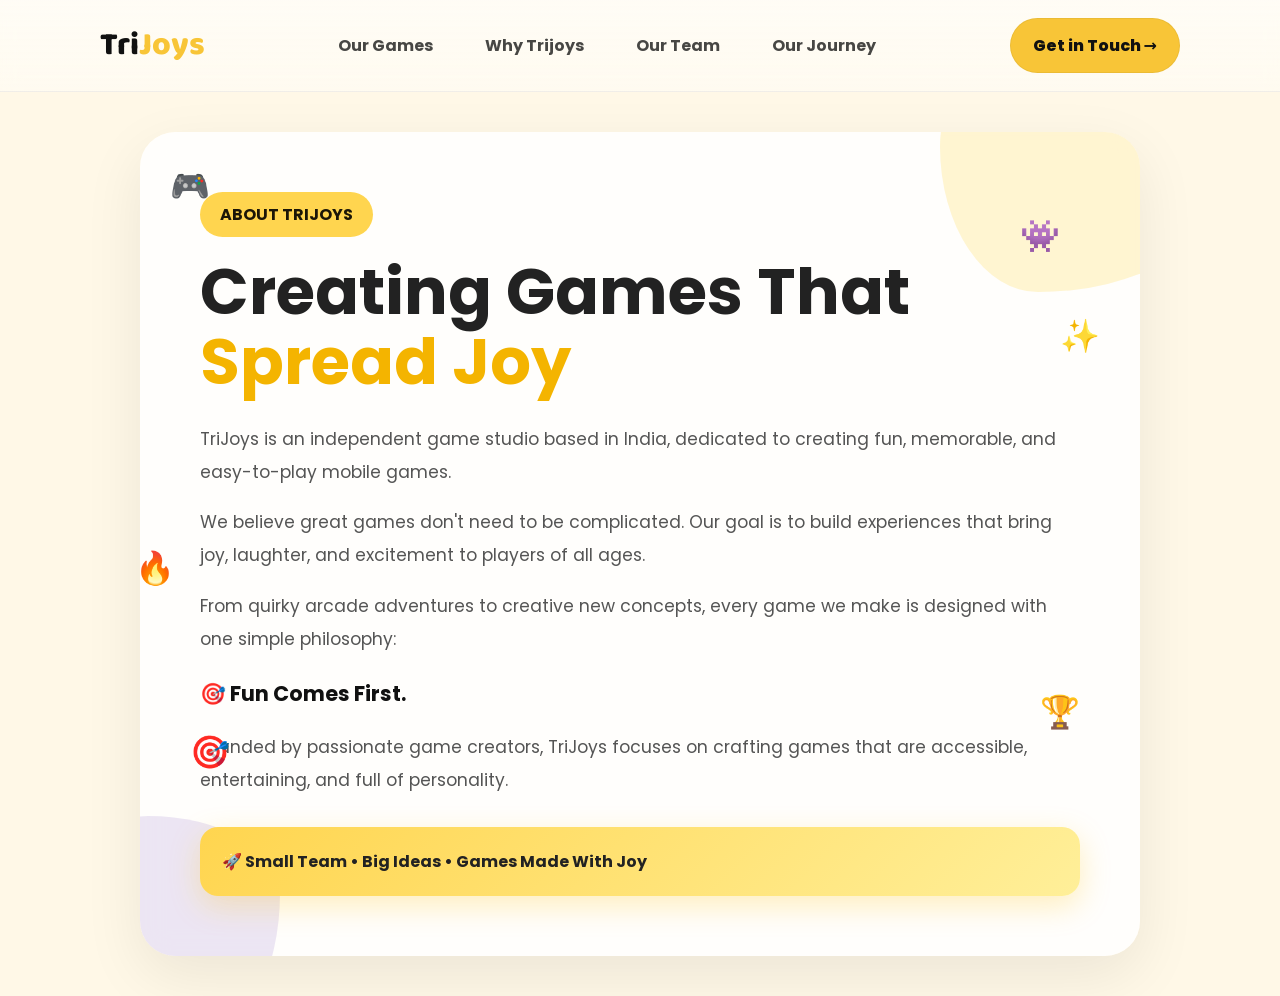
<file: about.html>
<!DOCTYPE html>
<html lang="en">
<head>
<meta charset="UTF-8">
<meta name="viewport" content="width=device-width, initial-scale=1.0">
<title>About TriJoys</title>

<link rel="preconnect" href="https://fonts.googleapis.com" />
<link rel="preconnect" href="https://fonts.gstatic.com" crossorigin />
<link href="https://fonts.googleapis.com/css2?family=Baloo+2:wght@500;600;700;800&family=Poppins:wght@400;500;600;700&display=swap" rel="stylesheet">

<style>

:root{
  --cream:#FFF8E7;
  --sun:#FFE69C;
  --ink:#1B1607;
  --ink-soft:#5A4F33;
  --yellow:#FFC107;
  --yellow-deep:#E8920C;
  --orange:#FF7A29;
  --blue:#4DA8FF;
  --pink:#FF5C7A;
  --teal:#2EC4B6;
  --card:#FFFFFF;
  --line:rgba(27,22,7,0.10);
  --shadow:0 8px 22px rgba(27,22,7,0.08);
  --shadow-sm:0 4px 10px rgba(27,22,7,0.10);
  --display:"Baloo 2", system-ui, sans-serif;
  --body:"Poppins", system-ui, sans-serif;
}

*{
    margin:0;
    padding:0;
    box-sizing:border-box;
}

body{
    font-family:var(--body);
    background:var(--cream);
    color:var(--ink);
    min-height:100vh;
    display:flex;
    flex-direction:column;
}

.container{
  width:min(1080px, 92vw);
  margin:0 auto;
}

/* ===================== NAVBAR ===================== */
header{
  padding: 18px 0;
  position: sticky;
  top: 0;
  z-index: 20;
  backdrop-filter: blur(10px);
  background: linear-gradient(
    to bottom,
    rgba(255,253,248,.85),
    rgba(255,253,248,.55)
  );
  border-bottom: 1px solid rgba(17,17,17,.06);
}

.nav{
  display: flex;
  justify-content: space-between;
  align-items: center;
  gap: 18px;
}

.logo{
  font-family: 'Baloo 2', cursive;
  font-size: 2rem;
  font-weight: 900;
  text-decoration: none;
  color: #111;
}

.logo span{
  color: #F8C537;
}

.menu{
  display: flex;
  gap: 28px;
  align-items: center;
}

.menu a{
  text-decoration: none;
  font-weight: 700;
  color: rgba(0,0,0,.72);
  padding: 10px 12px;
  border-radius: 999px;
  transition: transform .15s ease, background .15s ease;
}

.menu a:hover{
  background: rgba(248,197,55,.18);
  transform: translateY(-1px);
}

.cta-btn{
  padding: 14px 22px;
  border-radius: 999px;
  text-decoration: none;
  font-weight: 800;
  display: inline-flex;
  align-items: center;
  gap: 10px;
  background: #F8C537;
  color: #111;
  border: 1px solid rgba(0,0,0,.05);
  transition: transform .18s ease, box-shadow .18s ease;
}

.cta-btn:hover{
  transform: translateY(-2px);
  box-shadow: 0 14px 28px rgba(0,0,0,.08);
}

/* ===================== ABOUT CONTENT ===================== */

main{
  flex:1;
  display:flex;
  justify-content:center;
  align-items:center;
  padding:40px 20px;
}

.about-container{
    position:relative;
    max-width:1000px;
    width:100%;
    padding:60px;
    background:rgba(255,255,255,0.85);
    backdrop-filter:blur(15px);
    border-radius:35px;
    box-shadow:0 20px 60px rgba(0,0,0,.08);
    overflow:hidden;
    animation:fadeUp 1s ease;
}

/* Animated Blobs */

.about-container::before{
    content:"";
    position:absolute;
    width:280px;
    height:280px;
    background:#ffd54f;
    top:-120px;
    right:-80px;
    opacity:.25;
    border-radius:57% 43% 65% 35%/48% 62% 38% 52%;
    animation:blobFloat 8s infinite ease-in-out;
}

.about-container::after{
    content:"";
    position:absolute;
    width:220px;
    height:220px;
    background:#7e57c2;
    bottom:-80px;
    left:-80px;
    opacity:.15;
    border-radius:40% 60% 35% 65%/55% 35% 65% 45%;
    animation:blobFloat 10s infinite ease-in-out reverse;
}

/* Floating Emojis */

.floating-icon{
    position:absolute;
    font-size:2rem;
    z-index:20;
    pointer-events:none;
    animation:iconFloat 4s ease-in-out infinite;
}

.icon1{top:30px;left:30px;}
.icon2{top:80px;right:80px;}
.icon3{top:220px;left:40px;}
.icon4{top:180px;right:40px;}
.icon5{bottom:180px;left:50px;}
.icon6{bottom:220px;right:60px;}
.icon7{top:50%;left:-5px;}

/* Content */

.label{
    display:inline-block;
    padding:10px 20px;
    border-radius:999px;
    background:#ffd54f;
    font-weight:700;
    margin-bottom:20px;
}

h1{
    font-size:4rem;
    line-height:1.1;
    margin-bottom:25px;
    color:#222;
}

h1 span{
    color:#f4b400;
}

p{
    font-size:1.08rem;
    color:#555;
    line-height:1.9;
    margin-bottom:18px;
}

.highlight{
    font-size:1.3rem;
    font-weight:700;
    color:#111;
}

.tagline{
    margin-top:30px;
    padding:22px;
    background:linear-gradient(135deg,#ffd54f,#ffef99);
    border-radius:18px;
    font-weight:700;
    color:#222;
    box-shadow:0 10px 30px rgba(255,193,7,.25);
    position:relative;
    z-index:10;
    animation:pulse 3s infinite;
}

/* Stats */

.about-stats{
    margin-top:40px;
    display:grid;
    grid-template-columns:repeat(4,1fr);
    gap:20px;
}

.mini-stat{
    text-align:center;
    padding:20px;
    border-radius:20px;
    background:rgba(255,255,255,.7);
    backdrop-filter:blur(10px);
    box-shadow:0 10px 25px rgba(0,0,0,.05);
    transition:.3s;
}

.mini-stat:hover{
    transform:translateY(-8px);
}

.mini-stat h3{
    color:#f4b400;
    font-size:2rem;
}

.mini-stat p{
    margin:5px 0 0;
    font-size:.95rem;
}

/* Animations */

@keyframes fadeUp{
    from{
        opacity:0;
        transform:translateY(40px);
    }
    to{
        opacity:1;
        transform:translateY(0);
    }
}

@keyframes blobFloat{
    0%,100%{
        transform:translateY(0) rotate(0deg);
    }
    50%{
        transform:translateY(-25px) rotate(8deg);
    }
}

@keyframes iconFloat{
    0%,100%{
        transform:translateY(0);
    }
    50%{
        transform:translateY(-12px);
    }
}

@keyframes pulse{
    0%,100%{
        transform:scale(1);
    }
    50%{
        transform:scale(1.02);
    }
}

/* Responsive */

@media(max-width:768px){

    .about-container{
        padding:35px 25px;
    }

    h1{
        font-size:2.8rem;
    }

    .about-stats{
        grid-template-columns:repeat(2,1fr);
    }

    .floating-icon{
        display:none;
    }
}

@media(max-width:500px){

    .about-stats{
        grid-template-columns:1fr;
    }

    h1{
        font-size:2.2rem;
    }

    .menu{
        gap:18px;
    }

    .cta-btn{
        padding:12px 16px;
        font-size:0.9rem;
    }
}

</style>
</head>
<body>

<header>
  <div class="container nav">
    <a href="index.html" class="logo">Tri<span>Joys</span></a>

    <nav class="menu" role="navigation">
      <a href="index.html#games">Our Games</a>
      <a href="index.html#why">Why Trijoys</a>
      <a href="index.html#about-founder">Our Team</a>
      <a href="index.html#stats-section">Our Journey</a>
    </nav>

    <a href="index.html#contact-form" class="cta-btn">Get in Touch →</a>
  </div>
</header>

<main>
  <section class="about-container">

      <div class="floating-icon icon1">🎮</div>
      <div class="floating-icon icon2">👾</div>
      <div class="floating-icon icon4">✨</div>
      <div class="floating-icon icon5">🎯</div>
      <div class="floating-icon icon6">🏆</div>
      <div class="floating-icon icon7">🔥</div>

      <div class="label">ABOUT TRIJOYS</div>

      <h1>
          Creating Games That
          <span>Spread Joy</span>
      </h1>

      <p>
          TriJoys is an independent game studio based in India, dedicated to creating fun, memorable, and easy-to-play mobile games.
      </p>

      <p>
          We believe great games don't need to be complicated. Our goal is to build experiences that bring joy, laughter, and excitement to players of all ages.
      </p>

      <p>
          From quirky arcade adventures to creative new concepts, every game we make is designed with one simple philosophy:
      </p>

      <p class="highlight">
          🎯 Fun Comes First.
      </p>

      <p>
          Founded by passionate game creators, TriJoys focuses on crafting games that are accessible, entertaining, and full of personality.
      </p>

      <div class="tagline">
          🚀 Small Team • Big Ideas • Games Made With Joy
      </div>

  </section>
</main>

</body>
</html>
</file>
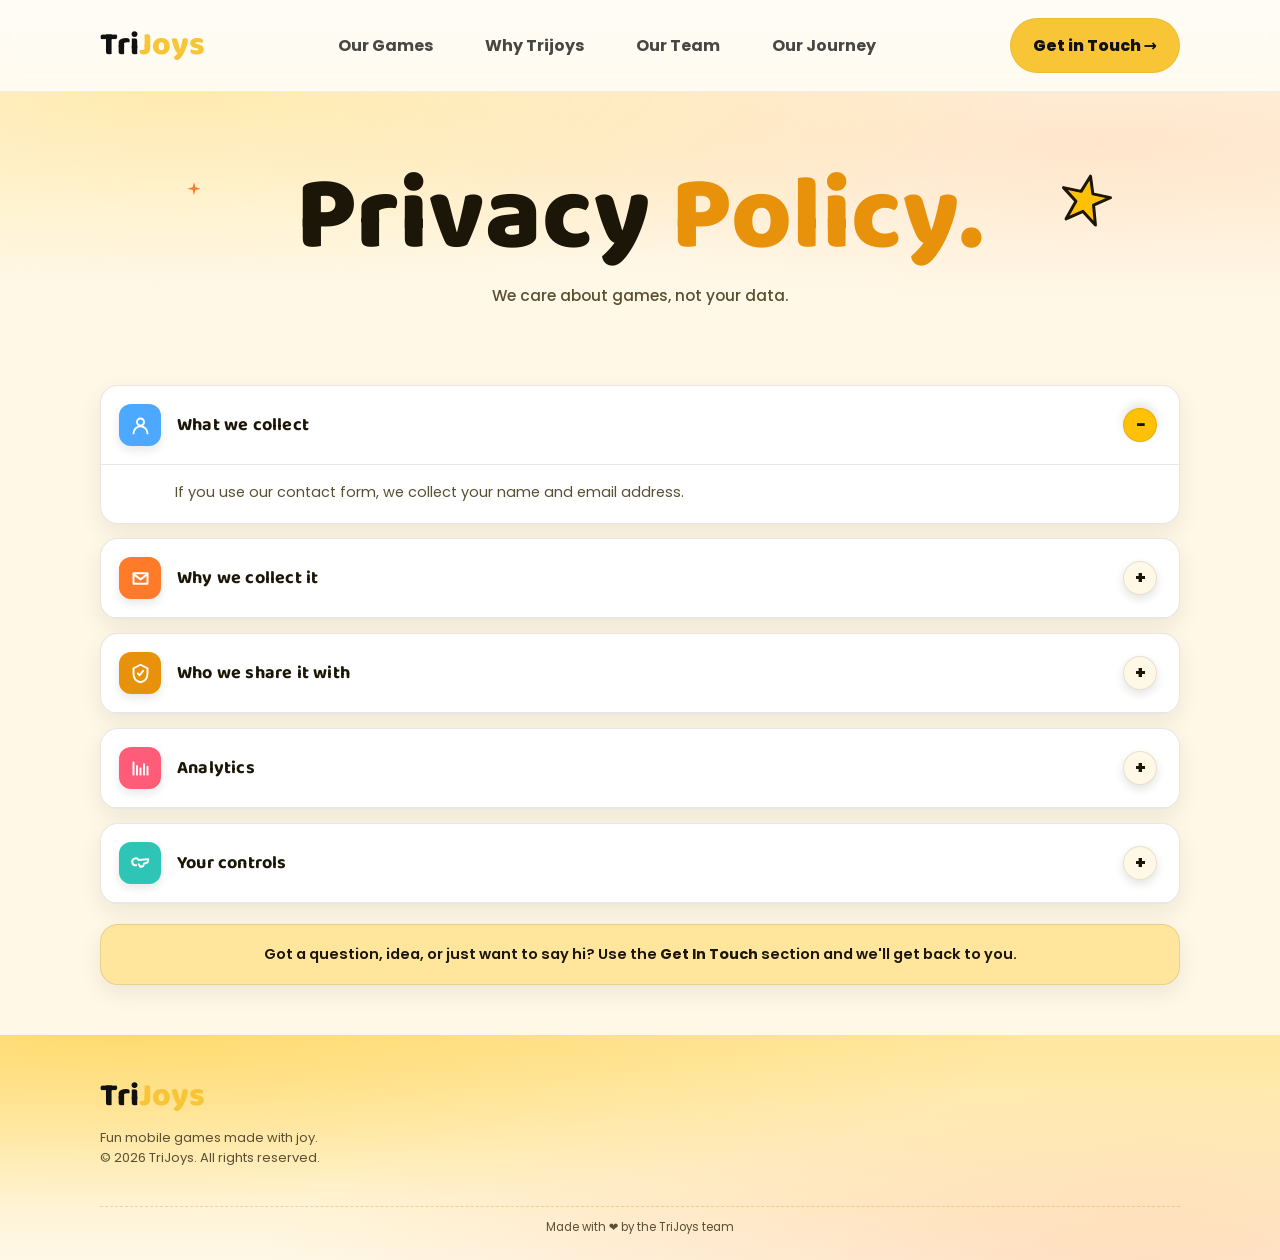
<file: privacy.html>
<!DOCTYPE html>
<html lang="en">
<head>
  <meta charset="UTF-8" />
  <meta name="viewport" content="width=device-width, initial-scale=1.0" />
  <title>TriJoys — Privacy Policy</title>

  <link rel="preconnect" href="https://fonts.googleapis.com" />
  <link rel="preconnect" href="https://fonts.gstatic.com" crossorigin />
  <link href="https://fonts.googleapis.com/css2?family=Baloo+2:wght@500;600;700;800&family=Poppins:wght@400;500;600;700&display=swap" rel="stylesheet" />

  <style>
    :root{
      --cream:#FFF8E7;
      --sun:#FFE69C;
      --ink:#1B1607;
      --ink-soft:#5A4F33;
      --yellow:#FFC107;
      --yellow-deep:#E8920C;
      --orange:#FF7A29;

      --blue:#4DA8FF;
      --pink:#FF5C7A;
      --teal:#2EC4B6;

      --card:#FFFFFF;
      --line:rgba(27,22,7,0.10);
      --shadow:0 8px 22px rgba(27,22,7,0.08);
      --shadow-sm:0 4px 10px rgba(27,22,7,0.10);

      --display:"Baloo 2", system-ui, sans-serif;
      --body:"Poppins", system-ui, sans-serif;
    }

    *{ box-sizing:border-box; }

    body{
      margin:0;
      font-family:var(--body);
      background:var(--cream);
      color:var(--ink);
      min-height:100vh;
    }

    .container{
      width:min(1080px, 92vw);
      margin:0 auto;
    }

    /* ===================== NAVBAR ===================== */
   header{
  padding: 18px 0;
  position: sticky;
  top: 0;
  z-index: 20;
  backdrop-filter: blur(10px);
  background: linear-gradient(
    to bottom,
    rgba(255,253,248,.85),
    rgba(255,253,248,.55)
  );
  border-bottom: 1px solid rgba(17,17,17,.06);
}

.nav{
  display: flex;
  justify-content: space-between;
  align-items: center;
  gap: 18px;
}

.logo{
  font-family: 'Baloo 2', cursive;
  font-size: 2rem;
  font-weight: 900;
  text-decoration: none;
  color: #111;
}

.logo span{
  color: #F8C537;
}

.menu{
  display: flex;
  gap: 28px;
  align-items: center;
}

.menu a{
  text-decoration: none;
  font-weight: 700;
  color: rgba(0,0,0,.72);
  padding: 10px 12px;
  border-radius: 999px;
  transition: transform .15s ease, background .15s ease;
}

.menu a:hover{
  background: rgba(248,197,55,.18);
  transform: translateY(-1px);
}

.cta-btn{
  padding: 14px 22px;
  border-radius: 999px;
  text-decoration: none;
  font-weight: 800;
  display: inline-flex;
  align-items: center;
  gap: 10px;
  background: #F8C537;
  color: #111;
  border: 1px solid rgba(0,0,0,.05);
  transition: transform .18s ease, box-shadow .18s ease;
}

.cta-btn:hover{
  transform: translateY(-2px);
  box-shadow: 0 14px 28px rgba(0,0,0,.08);
}
    /* ===================== HERO ===================== */
    .hero{
      position:relative;
      padding:72px 0 40px;
      text-align:center;
      overflow:hidden;
      background:
        radial-gradient(ellipse at 14% 0%, rgba(255,193,7,0.25), transparent 55%),
        radial-gradient(ellipse at 86% 20%, rgba(255,122,41,0.15), transparent 55%);
    }

    .hero .container{ position:relative; }

    .title{
      margin:0 0 14px;
      font-family:var(--display);
      font-weight:800;
      font-size:clamp(56px, 9vw, 104px);
      line-height:1.02;
      color:var(--ink);
    }
    .title .accent{ color:var(--yellow-deep); }

    .title .letter{
      display:inline-block;
      animation:letter-float 3.2s ease-in-out infinite;
      will-change:transform;
    }

    @keyframes letter-float{
      0%, 100%{ transform:translateY(0) rotate(0deg); }
      50%{ transform:translateY(-10px) rotate(-3deg); }
    }

    .subtitle{
      margin:0 auto;
      max-width:560px;
      font-size:15.5px;
      font-weight:500;
      color:var(--ink-soft);
    }

    .star-accent{
      position:absolute;
      top:8px;
      right:6%;
      width:60px;
      transform:rotate(12deg);
    }
    .sparkle-deco{
      position:absolute;
      color:var(--orange);
    }

    @media (max-width:600px){
      .star-accent{ display:none; }
    }

    /* ===================== ACCORDION ===================== */
    main.content{
      padding:30px 0 50px;
    }

    .accordion{
      display:flex;
      flex-direction:column;
      gap:14px;
      margin-top:8px;
    }

    .acc-card{
      background:var(--card);
      border:1px solid var(--line);
      border-radius:18px;
      box-shadow:var(--shadow);
      overflow:hidden;
    }

    .acc-header{
      width:100%;
      display:grid;
      grid-template-columns:44px 1fr 38px;
      align-items:center;
      gap:14px;
      padding:18px 18px;
      cursor:pointer;
      background:transparent;
      border:0;
      text-align:left;
      font:inherit;
      color:inherit;
    }

    .icon-square{
      width:42px;
      height:42px;
      border-radius:12px;
      display:flex;
      align-items:center;
      justify-content:center;
      box-shadow:var(--shadow-sm);
    }

    .icon-square svg{
      width:21px;
      height:21px;
      fill:none;
      stroke:#fff;
      stroke-width:2.2;
      stroke-linecap:round;
      stroke-linejoin:round;
    }

    .acc-title{
      font-family:var(--display);
      font-weight:700;
      font-size:18px;
      letter-spacing:0.2px;
      color:var(--ink);
    }

    .toggle{
      width:34px;
      height:34px;
      border-radius:50%;
      background:var(--cream);
      border:1px solid var(--line);
      display:flex;
      align-items:center;
      justify-content:center;
      font-weight:800;
      font-size:17px;
      color:var(--ink);
      box-shadow:0 4px 10px rgba(27,22,7,0.12);
      animation:float-bob 2.6s ease-in-out infinite;
      transition:background .15s ease, transform .45s cubic-bezier(.34,1.56,.64,1);
    }
    .acc-header:hover .toggle{
      animation-play-state:paused;
      transform:translateY(-3px) scale(1.08);
    }
    .acc-card.open .toggle{
      background:var(--yellow);
      transform:rotate(180deg);
    }
    .acc-card.open .toggle:hover{
      transform:rotate(180deg) translateY(-3px) scale(1.08);
    }

    @keyframes float-bob{
      0%, 100%{ transform:translateY(0); }
      50%{ transform:translateY(-4px); }
    }
    .acc-card.open .toggle{ animation:none; }

    .acc-body{
      overflow:hidden;
      height:0;
      transition:height 380ms cubic-bezier(.34,1.2,.64,1);
      border-top:1px solid var(--line);
    }

    .acc-body-inner{
      padding:16px 18px 20px 74px;
      font-size:14.5px;
      font-weight:400;
      line-height:1.6;
      color:var(--ink-soft);
    }

    .closing-note{
      margin-top:20px;
      padding:18px 20px;
      border:1px solid var(--line);
      border-radius:18px;
      background:var(--sun);
      box-shadow:var(--shadow);
      font-weight:600;
      font-size:14.5px;
      line-height:1.6;
      color:var(--ink);
      text-align:center;
    }

    @media (max-width:480px){
      .acc-title{ font-size:16px; }
      .acc-header{ grid-template-columns:38px 1fr 34px; padding:15px 14px; }
      .acc-body-inner{ padding-left:60px; }
    }

    /* ===================== FOOTER ===================== */
    footer{
      position:relative;
      background:
        radial-gradient(ellipse at 10% 0%, rgba(255,193,7,0.30), transparent 55%),
        radial-gradient(ellipse at 90% 100%, rgba(255,122,41,0.20), transparent 55%),
        linear-gradient(180deg, var(--sun) 0%, var(--cream) 100%);
      color:var(--ink);
      overflow:hidden;
      padding-top:36px;
    }

    .footer-top{
      display:flex;
      flex-wrap:wrap;
      align-items:flex-start;
      gap:24px;
      justify-content:space-between;
      padding-bottom:26px;
      position:relative;
      z-index:2;
    }

    .footer-brand{ max-width:260px; }
    .footer-note{
      margin-top:6px;
      font-size:13px;
      line-height:1.5;
      color:var(--ink-soft);
    }

    .footer-bottom{
      position:relative;
      border-top:1px dashed rgba(232,146,12,0.35);
      padding:12px 0 24px;
      text-align:center;
      font-size:11.5px;
      color:var(--ink-soft);
      z-index:2;
    }
  </style>
</head>

<body>

  <header>
  <div class="container nav">
    <a href="index.html" class="logo">Tri<span>Joys</span></a>

    <nav class="menu" role="navigation">
      <a href="index.html#games">Our Games</a>
      <a href="index.html#why">Why Trijoys</a>
      <a href="index.html#about-founder">Our Team</a>
      <a href="index.html#stats-section">Our Journey</a>
    </nav>

    <a href="index.html#contact-form" class="cta-btn">Get in Touch →</a>
  </div>
</header>

  <section class="hero">
    <div class="container">
      <svg class="sparkle-deco" style="top:18px; left:8%; width:16px;" viewBox="0 0 24 24" fill="currentColor"><path d="M12 0l2 8 8 2-8 2-2 8-2-8-8-2 8-2z"/></svg>

      <svg class="star-accent" viewBox="0 0 100 100" xmlns="http://www.w3.org/2000/svg">
        <path d="M50 6 L60 34 L90 34 L65 52 L75 84 L50 66 L25 84 L35 52 L10 34 L40 34 Z" fill="#FFC107" stroke="#1B1607" stroke-width="5" stroke-linejoin="round"/>
      </svg>

      <h1 class="title" data-floaty-title>Privacy <span class="accent">Policy.</span></h1>
      <p class="subtitle">We care about games, not your data.</p>
    </div>
  </section>

  <main class="content">
    <div class="container">
      <div class="accordion">

        <!-- 1 -->
        <section class="acc-card open" data-acc>
          <button class="acc-header" type="button" aria-expanded="true">
            <div class="icon-square" style="background:var(--blue)">
              <svg viewBox="0 0 24 24" aria-hidden="true">
                <path d="M20 21a8 8 0 0 0-16 0"/>
                <circle cx="12" cy="8" r="4"/>
              </svg>
            </div>
            <div class="acc-title">What we collect</div>
            <div class="toggle" aria-hidden="true"><span>−</span></div>
          </button>
          <div class="acc-body">
            <div class="acc-body-inner">
              If you use our contact form, we collect your name and email address.
            </div>
          </div>
        </section>

        <!-- 2 -->
        <section class="acc-card" data-acc>
          <button class="acc-header" type="button" aria-expanded="false">
            <div class="icon-square" style="background:var(--orange)">
              <svg viewBox="0 0 24 24" aria-hidden="true">
                <path d="M4 6h16v12H4z"/>
                <path d="M4 7l8 6 8-6"/>
              </svg>
            </div>
            <div class="acc-title">Why we collect it</div>
            <div class="toggle" aria-hidden="true"><span>+</span></div>
          </button>
          <div class="acc-body">
            <div class="acc-body-inner">
              We use this information only to respond to your messages and questions.
            </div>
          </div>
        </section>

        <!-- 3 -->
        <section class="acc-card" data-acc>
          <button class="acc-header" type="button" aria-expanded="false">
            <div class="icon-square" style="background:var(--yellow-deep)">
              <svg viewBox="0 0 24 24" aria-hidden="true">
                <path d="M12 2l8 4v6c0 5-3 9-8 10C7 21 4 17 4 12V6l8-4z"/>
                <path d="M9 12l2 2 4-5"/>
              </svg>
            </div>
            <div class="acc-title">Who we share it with</div>
            <div class="toggle" aria-hidden="true"><span>+</span></div>
          </button>
          <div class="acc-body">
            <div class="acc-body-inner">
              We don't sell or share your data with third parties. Ever.
            </div>
          </div>
        </section>

        <!-- 4 -->
        <section class="acc-card" data-acc>
          <button class="acc-header" type="button" aria-expanded="false">
            <div class="icon-square" style="background:var(--pink)">
              <svg viewBox="0 0 24 24" aria-hidden="true">
                <path d="M4 19V5"/>
                <path d="M8 19V9"/>
                <path d="M12 19V12"/>
                <path d="M16 19V7"/>
                <path d="M20 19V10"/>
              </svg>
            </div>
            <div class="acc-title">Analytics</div>
            <div class="toggle" aria-hidden="true"><span>+</span></div>
          </button>
          <div class="acc-body">
            <div class="acc-body-inner">
              We may use basic, anonymous analytics to understand how people use our site — no personal data involved.
            </div>
          </div>
        </section>

        <!-- 5 -->
        <section class="acc-card" data-acc>
          <button class="acc-header" type="button" aria-expanded="false">
            <div class="icon-square" style="background:var(--teal)">
              <svg viewBox="0 0 24 24" aria-hidden="true">
                <path d="M7 14a4 4 0 1 1 3-6"/>
                <path d="M10 8l11-1-1 4-4 1-1 3-3 1-2-3"/>
              </svg>
            </div>
            <div class="acc-title">Your controls</div>
            <div class="toggle" aria-hidden="true"><span>+</span></div>
          </button>
          <div class="acc-body">
            <div class="acc-body-inner">
              You can request changes or deletion of your contact info anytime by reaching out through our Contact page.
            </div>
          </div>
        </section>

      </div>

      <div class="closing-note">
        Got a question, idea, or just want to say hi? Use the <strong>Get In Touch</strong> section and we'll get back to you.
      </div>
    </div>
  </main>

  <footer id="contact" aria-label="Footer">
    <div class="container footer-top">
      <div class="footer-brand">
        <a href="index.html" class="logo">Tri<span>Joys</span></a>
        <p class="footer-note">Fun mobile games made with joy.<br>© <span id="year">2026</span> TriJoys. All rights reserved.</p>
      </div>
    </div>
    <div class="container footer-bottom">
      Made with ❤️ by the TriJoys team
    </div>
  </footer>

  <script>
    document.getElementById('year').textContent = new Date().getFullYear();

    // Split the hero title into individual letters with staggered floaty delays
    (function(){
      const title = document.querySelector('[data-floaty-title]');
      if(!title) return;

      function wrapLetters(node){
        const text = node.textContent;
        node.textContent = '';
        [...text].forEach((ch) => {
          if(ch === ' '){
            node.appendChild(document.createTextNode(' '));
            return;
          }
          const span = document.createElement('span');
          span.className = 'letter';
          span.textContent = ch;
          span.style.animationDelay = (Math.random() * 1.2).toFixed(2) + 's';
          node.appendChild(span);
        });
      }

      // wrap plain text node(s) and the accent span separately so colors are preserved
      const accent = title.querySelector('.accent');
      const beforeText = title.firstChild; // text node before the accent span
      const beforeWrap = document.createElement('span');
      beforeWrap.appendChild(beforeText.cloneNode());
      title.replaceChild(beforeWrap, beforeText);
      wrapLetters(beforeWrap);
      if(accent) wrapLetters(accent);
    })();

    // Smooth height accordion (multiple open allowed)
    (function(){
      const cards = document.querySelectorAll('[data-acc]');

      function setOpen(card, open){
        const headerBtn = card.querySelector('.acc-header');
        const body = card.querySelector('.acc-body');
        const toggle = card.querySelector('.toggle span');

        headerBtn.setAttribute('aria-expanded', open ? 'true' : 'false');

        if(open){
          card.classList.add('open');
          const inner = body.querySelector('.acc-body-inner');
          const h = inner.getBoundingClientRect().height;
          body.style.height = h + 'px';
          toggle.textContent = '−';
        } else {
          card.classList.remove('open');
          body.style.height = '0px';
          toggle.textContent = '+';
        }
      }

      function init(){
        cards.forEach(card => {
          const initiallyOpen = card.classList.contains('open');
          const body = card.querySelector('.acc-body');
          body.style.height = initiallyOpen ? (card.querySelector('.acc-body-inner').getBoundingClientRect().height + 'px') : '0px';
        });
      }

      cards.forEach(card => {
        const headerBtn = card.querySelector('.acc-header');
        headerBtn.addEventListener('click', () => {
          const open = card.classList.contains('open');
          setOpen(card, !open);
        });
      });

      window.addEventListener('resize', () => {
        cards.forEach(card => {
          if(card.classList.contains('open')){
            const body = card.querySelector('.acc-body');
            const inner = card.querySelector('.acc-body-inner');
            body.style.height = inner.getBoundingClientRect().height + 'px';
          }
        });
      });

      requestAnimationFrame(init);
    })();
  </script>

</body>
</html>
</file>
